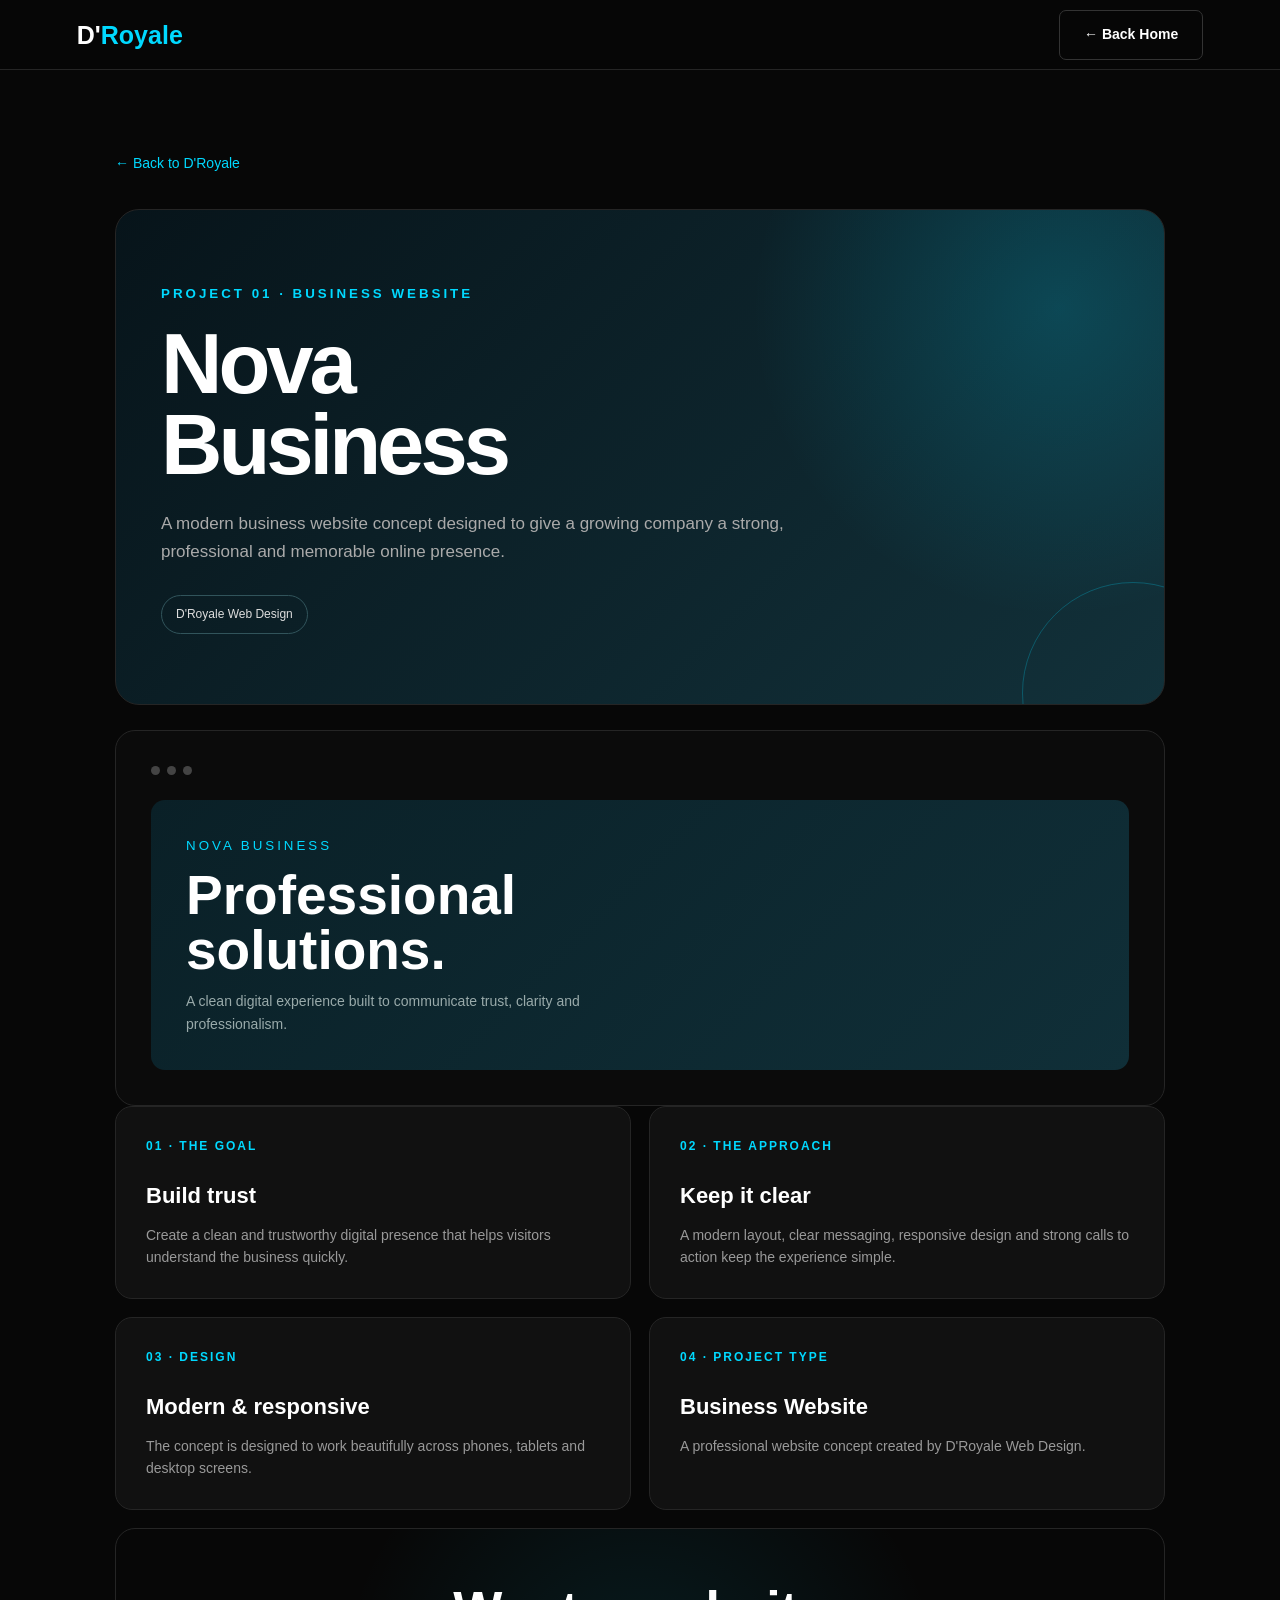
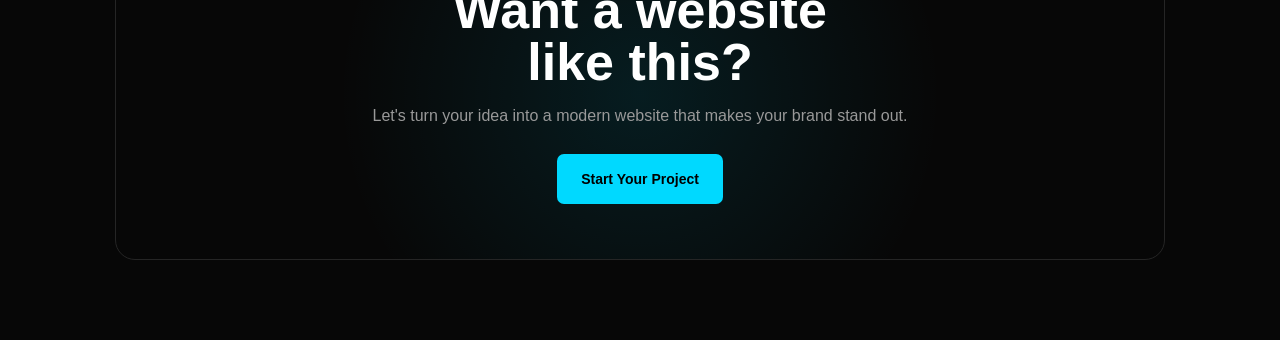
<file: project1.html>
<!DOCTYPE html>
<html lang="en">
<head>
<meta charset="UTF-8">
<meta name="viewport" content="width=device-width, initial-scale=1.0">

<meta name="description" content="Nova Business website concept designed by D'Royale Web Design.">

<title>Nova Business | D'Royale</title>

<link rel="stylesheet" href="style.css">

<style>
.project-page{
    min-height:100vh;
    padding:80px 6%;
}

.project-wrap{
    max-width:1050px;
    margin:auto;
}

.back{
    display:inline-block;
    margin-bottom:35px;
    color:#00d9ff;
    text-decoration:none;
    font-size:14px;
    transition:.25s;
}

.back:hover{
    transform:translateX(-5px);
}

.project-hero{
    position:relative;
    overflow:hidden;
    padding:70px 45px;
    border:1px solid #252525;
    border-radius:24px;
    background:
        radial-gradient(circle at 90% 20%,rgba(0,217,255,.18),transparent 30%),
        linear-gradient(135deg,#07141a,#12313a);
    margin-bottom:25px;
    opacity:0;
    animation:projectHeroIn .9s cubic-bezier(.22,1,.36,1) forwards;
}

.project-hero::after{
    content:"";
    position:absolute;
    width:220px;
    height:220px;
    right:-80px;
    bottom:-100px;
    border:1px solid rgba(0,217,255,.25);
    border-radius:50%;
}

.project-hero small{
    color:#00d9ff;
    letter-spacing:3px;
    font-weight:bold;
}

.project-hero h1{
    font-size:clamp(48px,8vw,85px);
    line-height:.95;
    letter-spacing:-4px;
    margin:18px 0 25px;
}

.project-hero p{
    max-width:650px;
    color:#aaa;
    font-size:17px;
}

.project-label{
    display:inline-flex;
    margin-top:30px;
    padding:9px 14px;
    border:1px solid #31545b;
    border-radius:30px;
    color:#ddd;
    font-size:12px;
}

.project-details{
    display:grid;
    grid-template-columns:repeat(2,1fr);
    gap:18px;
}

.detail{
    padding:30px;
    background:#111;
    border:1px solid #252525;
    border-radius:17px;
    transition:.3s;
}

.detail:hover{
    transform:translateY(-5px);
    border-color:#00d9ff;
}

.detail-number{
    color:#00d9ff;
    font-size:12px;
    font-weight:bold;
    letter-spacing:2px;
    margin-bottom:22px;
}

.detail h2{
    font-size:22px;
    margin-bottom:10px;
}

.detail p{
    color:#999;
    font-size:14px;
}

.project-showcase{
    margin-top:18px;
    padding:35px;
    border:1px solid #252525;
    border-radius:20px;
    background:#0b0b0b;
}

.showcase-top{
    display:flex;
    gap:7px;
    margin-bottom:25px;
}

.showcase-top span{
    width:9px;
    height:9px;
    border-radius:50%;
    background:#444;
}

.showcase-screen{
    min-height:250px;
    border-radius:14px;
    padding:35px;
    display:flex;
    flex-direction:column;
    justify-content:center;
    background:linear-gradient(135deg,#0a2027,#102f38);
}

.showcase-screen small{
    color:#00d9ff;
    letter-spacing:3px;
}

.showcase-screen h2{
    font-size:clamp(30px,5vw,55px);
    line-height:1;
    margin:12px 0;
}

.showcase-screen p{
    max-width:450px;
    color:#9aa;
    font-size:14px;
}

.project-cta{
    margin-top:18px;
    padding:55px 30px;
    text-align:center;
    border:1px solid #252525;
    border-radius:20px;
    background:radial-gradient(circle at center,rgba(0,217,255,.1),transparent 55%);
}

.project-cta h2{
    font-size:clamp(32px,6vw,52px);
    line-height:1;
    margin-bottom:15px;
}

.project-cta p{
    color:#999;
    max-width:550px;
    margin:0 auto 25px;
}

@keyframes projectHeroIn{
    from{
        opacity:0;
        transform:translateY(35px);
    }

    to{
        opacity:1;
        transform:translateY(0);
    }
}


/* Mobile */
@media(max-width:650px){

    .project-page{
        padding:50px 6%;
    }

    .navbar{
        padding:0 6%;
        gap:12px;
    }

    .navbar .logo{
        font-size:21px;
    }

    .navbar .btn{
        width:auto;
        min-height:42px;
        padding:0 16px;
        font-size:13px;
    }

    .project-hero{
        padding:50px 25px;
    }

    .project-hero h1{
        letter-spacing:-3px;
    }

    .project-details{
        grid-template-columns:1fr;
    }

    .project-showcase{
        padding:20px;
    }

    .showcase-screen{
        min-height:230px;
        padding:25px;
    }

    .project-cta{
        padding:45px 20px;
    }
}
</style>
</head>

<body>

<header class="navbar">

    <a href="index.html" class="logo">
        D'<span>Royale</span>
    </a>

    <a href="index.html" class="btn btn-secondary">
        ← Back Home
    </a>

</header>


<main class="project-page">

<div class="project-wrap">

    <a href="index.html" class="back">
        ← Back to D'Royale
    </a>


    <section class="project-hero">

        <small>
            PROJECT 01 · BUSINESS WEBSITE
        </small>

        <h1>
            Nova<br>
            Business
        </h1>

        <p>
            A modern business website concept designed to give
            a growing company a strong, professional and memorable
            online presence.
        </p>

        <div class="project-label">
            D'Royale Web Design
        </div>

    </section>


    <section class="project-showcase">

        <div class="showcase-top">
            <span></span>
            <span></span>
            <span></span>
        </div>

        <div class="showcase-screen">

            <small>
                NOVA BUSINESS
            </small>

            <h2>
                Professional<br>
                solutions.
            </h2>

            <p>
                A clean digital experience built to communicate
                trust, clarity and professionalism.
            </p>

        </div>

    </section>


    <section class="project-details">

        <div class="detail">

            <div class="detail-number">
                01 · THE GOAL
            </div>

            <h2>
                Build trust
            </h2>

            <p>
                Create a clean and trustworthy digital presence
                that helps visitors understand the business quickly.
            </p>

        </div>


        <div class="detail">

            <div class="detail-number">
                02 · THE APPROACH
            </div>

            <h2>
                Keep it clear
            </h2>

            <p>
                A modern layout, clear messaging, responsive design
                and strong calls to action keep the experience simple.
            </p>

        </div>


        <div class="detail">

            <div class="detail-number">
                03 · DESIGN
            </div>

            <h2>
                Modern & responsive
            </h2>

            <p>
                The concept is designed to work beautifully across
                phones, tablets and desktop screens.
            </p>

        </div>


        <div class="detail">

            <div class="detail-number">
                04 · PROJECT TYPE
            </div>

            <h2>
                Business Website
            </h2>

            <p>
                A professional website concept created by
                D'Royale Web Design.
            </p>

        </div>

    </section>


    <section class="project-cta">

        <h2>
            Want a website<br>
            like this?
        </h2>

        <p>
            Let's turn your idea into a modern website that
            makes your brand stand out.
        </p>

        <a
            href="index.html#contact"
            class="btn btn-primary"
        >
            Start Your Project
        </a>

    </section>

</div>

</main>

</body>
  </html>
</file>
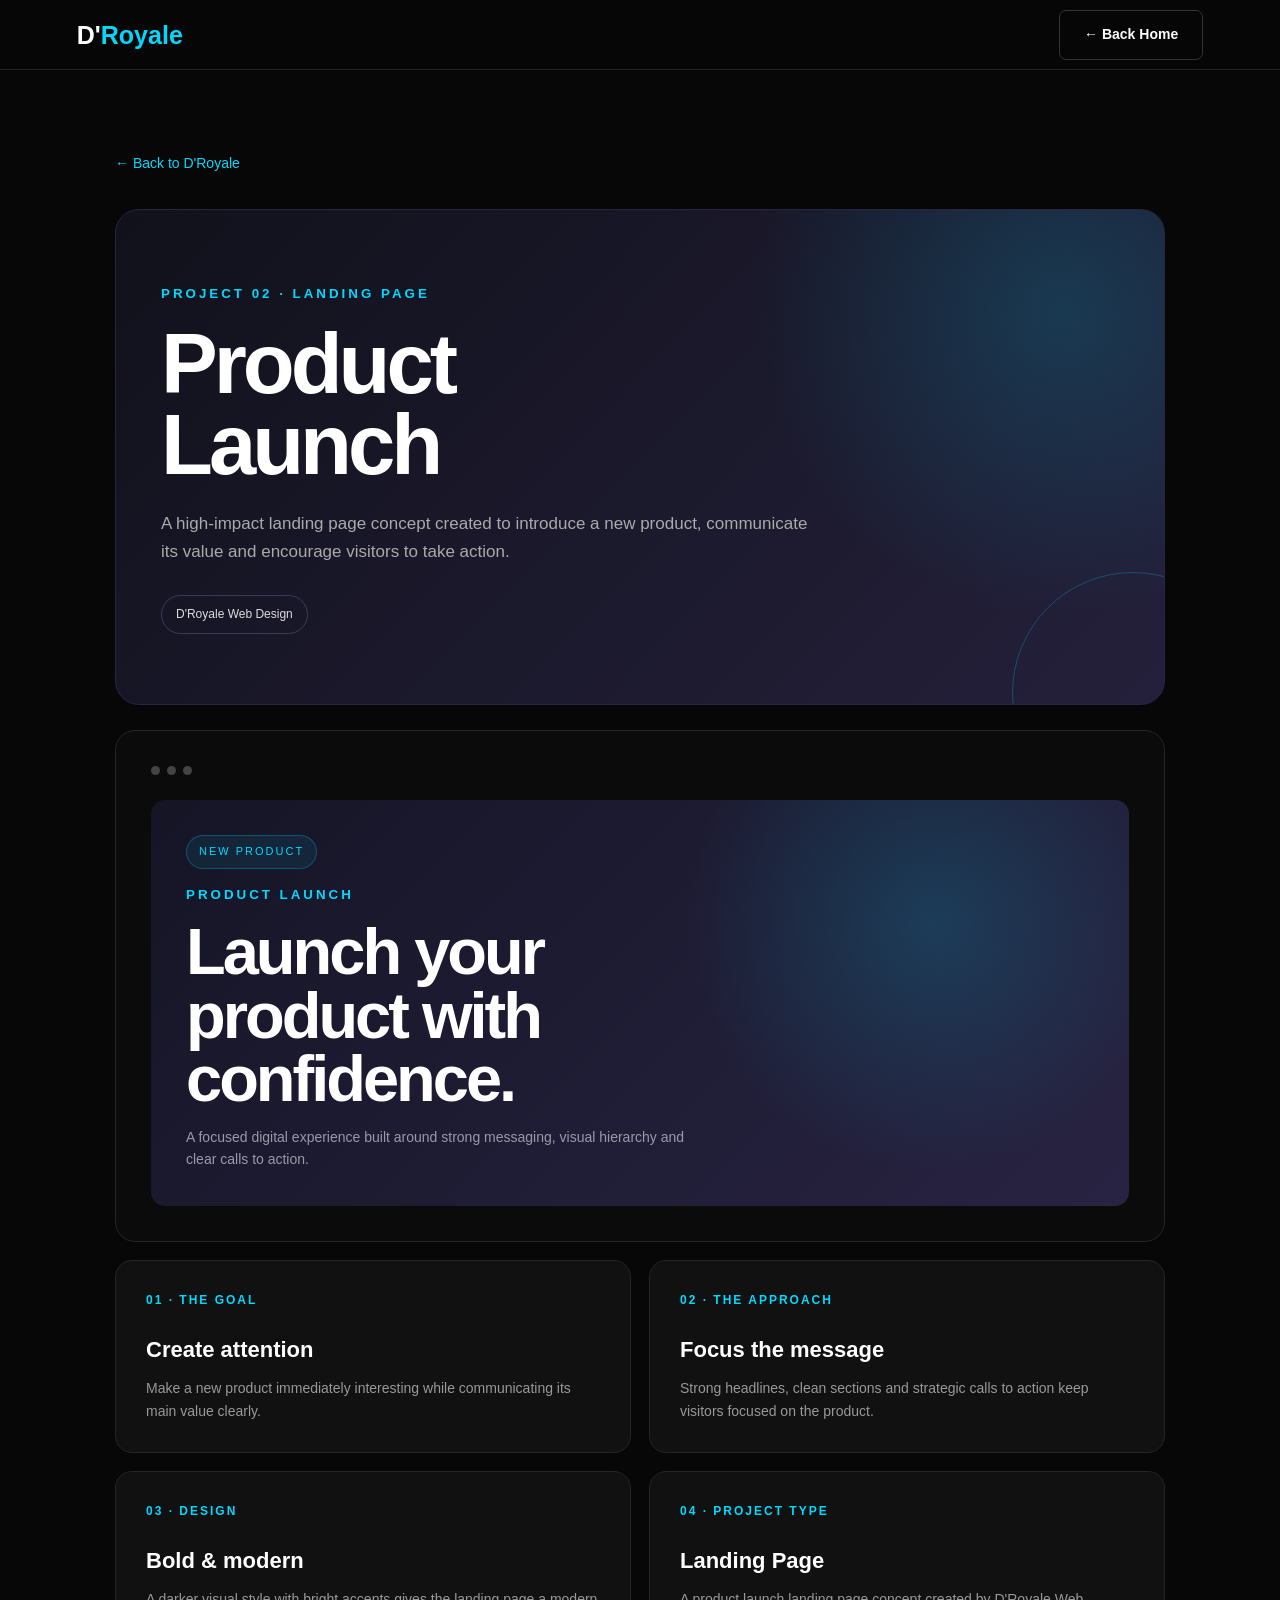
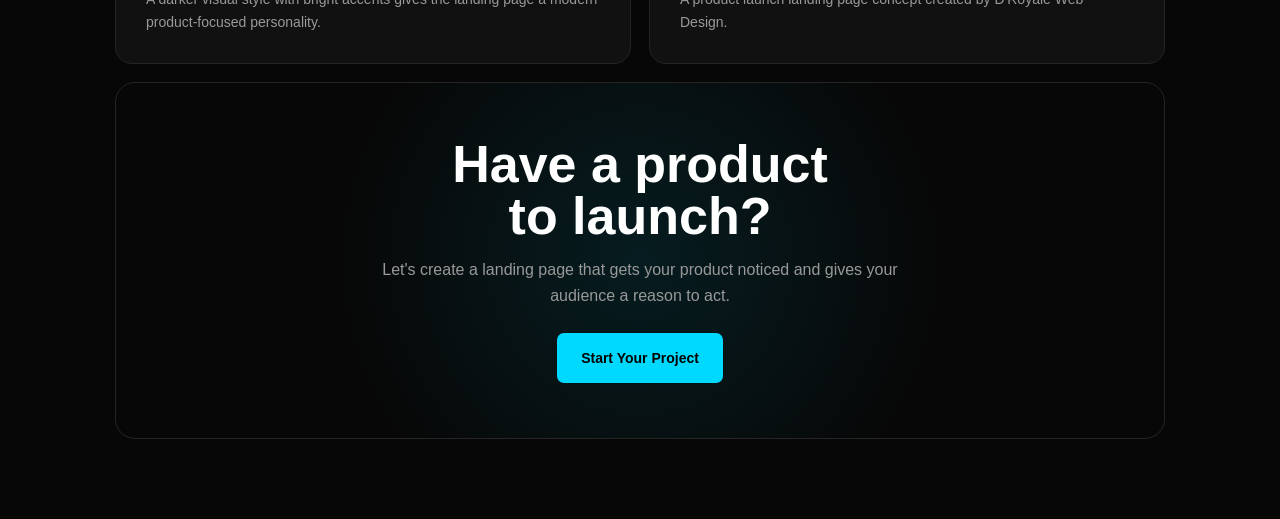
<file: project2.html>
<!DOCTYPE html>
<html lang="en">
<head>
<meta charset="UTF-8">
<meta name="viewport" content="width=device-width, initial-scale=1.0">

<meta name="description" content="Product Launch website concept designed by D'Royale Web Design.">

<title>Product Launch | D'Royale</title>

<link rel="stylesheet" href="style.css">

<style>
.project-page{
    min-height:100vh;
    padding:80px 6%;
}

.project-wrap{
    max-width:1050px;
    margin:auto;
}

.back{
    display:inline-block;
    margin-bottom:35px;
    color:#00d9ff;
    text-decoration:none;
    font-size:14px;
    transition:.25s;
}

.back:hover{
    transform:translateX(-5px);
}

.project-hero{
    position:relative;
    overflow:hidden;
    padding:70px 45px;
    border:1px solid #29243f;
    border-radius:24px;
    background:
        radial-gradient(circle at 90% 20%,rgba(0,217,255,.16),transparent 30%),
        linear-gradient(135deg,#11111b,#24203b);
    margin-bottom:25px;
    opacity:0;
    animation:projectHeroIn .9s cubic-bezier(.22,1,.36,1) forwards;
}

.project-hero::after{
    content:"";
    position:absolute;
    width:240px;
    height:240px;
    right:-90px;
    bottom:-110px;
    border:1px solid rgba(0,217,255,.25);
    border-radius:50%;
}

.project-hero small{
    color:#00d9ff;
    letter-spacing:3px;
    font-weight:bold;
}

.project-hero h1{
    font-size:clamp(48px,8vw,85px);
    line-height:.95;
    letter-spacing:-4px;
    margin:18px 0 25px;
}

.project-hero p{
    max-width:650px;
    color:#aaa;
    font-size:17px;
}

.project-label{
    display:inline-flex;
    margin-top:30px;
    padding:9px 14px;
    border:1px solid #3d3a58;
    border-radius:30px;
    color:#ddd;
    font-size:12px;
}

.project-showcase{
    margin-top:18px;
    padding:35px;
    border:1px solid #252525;
    border-radius:20px;
    background:#0b0b0b;
}

.showcase-top{
    display:flex;
    gap:7px;
    margin-bottom:25px;
}

.showcase-top span{
    width:9px;
    height:9px;
    border-radius:50%;
    background:#444;
}

.showcase-screen{
    min-height:280px;
    border-radius:14px;
    padding:35px;
    display:flex;
    flex-direction:column;
    justify-content:center;
    background:
        radial-gradient(circle at 80% 30%,rgba(0,217,255,.16),transparent 30%),
        linear-gradient(135deg,#151526,#282342);
}

.showcase-screen small{
    color:#00d9ff;
    letter-spacing:3px;
    font-weight:bold;
}

.showcase-screen h2{
    max-width:650px;
    font-size:clamp(35px,6vw,65px);
    line-height:.98;
    letter-spacing:-3px;
    margin:15px 0;
}

.showcase-screen p{
    max-width:500px;
    color:#9a99a8;
    font-size:14px;
}

.launch-badge{
    display:inline-flex;
    width:max-content;
    margin-bottom:15px;
    padding:7px 12px;
    border-radius:20px;
    background:rgba(0,217,255,.08);
    border:1px solid rgba(0,217,255,.25);
    color:#00d9ff;
    font-size:11px;
    letter-spacing:2px;
}

.project-details{
    display:grid;
    grid-template-columns:repeat(2,1fr);
    gap:18px;
    margin-top:18px;
}

.detail{
    padding:30px;
    background:#111;
    border:1px solid #252525;
    border-radius:17px;
    transition:.3s;
}

.detail:hover{
    transform:translateY(-5px);
    border-color:#00d9ff;
}

.detail-number{
    color:#00d9ff;
    font-size:12px;
    font-weight:bold;
    letter-spacing:2px;
    margin-bottom:22px;
}

.detail h2{
    font-size:22px;
    margin-bottom:10px;
}

.detail p{
    color:#999;
    font-size:14px;
}

.project-cta{
    margin-top:18px;
    padding:55px 30px;
    text-align:center;
    border:1px solid #252525;
    border-radius:20px;
    background:
        radial-gradient(circle at center,rgba(0,217,255,.1),transparent 55%);
}

.project-cta h2{
    font-size:clamp(32px,6vw,52px);
    line-height:1;
    margin-bottom:15px;
}

.project-cta p{
    color:#999;
    max-width:550px;
    margin:0 auto 25px;
}

@keyframes projectHeroIn{
    from{
        opacity:0;
        transform:translateY(35px);
    }

    to{
        opacity:1;
        transform:translateY(0);
    }
}

@media(max-width:650px){

    .project-page{
        padding:50px 6%;
    }

    .navbar{
        padding:0 6%;
        gap:12px;
    }

    .navbar .logo{
        font-size:21px;
    }

    .navbar .btn{
        width:auto;
        min-height:42px;
        padding:0 16px;
        font-size:13px;
    }

    .project-hero{
        padding:50px 25px;
    }

    .project-hero h1{
        letter-spacing:-3px;
    }

    .project-details{
        grid-template-columns:1fr;
    }

    .project-showcase{
        padding:20px;
    }

    .showcase-screen{
        min-height:240px;
        padding:25px;
    }

    .project-cta{
        padding:45px 20px;
    }
}
</style>
</head>

<body>

<header class="navbar">

    <a href="index.html" class="logo">
        D'<span>Royale</span>
    </a>

    <a href="index.html" class="btn btn-secondary">
        ← Back Home
    </a>

</header>


<main class="project-page">

<div class="project-wrap">

    <a href="index.html" class="back">
        ← Back to D'Royale
    </a>


    <section class="project-hero">

        <small>
            PROJECT 02 · LANDING PAGE
        </small>

        <h1>
            Product<br>
            Launch
        </h1>

        <p>
            A high-impact landing page concept created to introduce
            a new product, communicate its value and encourage visitors
            to take action.
        </p>

        <div class="project-label">
            D'Royale Web Design
        </div>

    </section>


    <section class="project-showcase">

        <div class="showcase-top">
            <span></span>
            <span></span>
            <span></span>
        </div>

        <div class="showcase-screen">

            <div class="launch-badge">
                NEW PRODUCT
            </div>

            <small>
                PRODUCT LAUNCH
            </small>

            <h2>
                Launch your<br>
                product with confidence.
            </h2>

            <p>
                A focused digital experience built around strong
                messaging, visual hierarchy and clear calls to action.
            </p>

        </div>

    </section>


    <section class="project-details">

        <div class="detail">

            <div class="detail-number">
                01 · THE GOAL
            </div>

            <h2>
                Create attention
            </h2>

            <p>
                Make a new product immediately interesting while
                communicating its main value clearly.
            </p>

        </div>


        <div class="detail">

            <div class="detail-number">
                02 · THE APPROACH
            </div>

            <h2>
                Focus the message
            </h2>

            <p>
                Strong headlines, clean sections and strategic calls
                to action keep visitors focused on the product.
            </p>

        </div>


        <div class="detail">

            <div class="detail-number">
                03 · DESIGN
            </div>

            <h2>
                Bold & modern
            </h2>

            <p>
                A darker visual style with bright accents gives the
                landing page a modern product-focused personality.
            </p>

        </div>


        <div class="detail">

            <div class="detail-number">
                04 · PROJECT TYPE
            </div>

            <h2>
                Landing Page
            </h2>

            <p>
                A product launch landing page concept created by
                D'Royale Web Design.
            </p>

        </div>

    </section>


    <section class="project-cta">

        <h2>
            Have a product<br>
            to launch?
        </h2>

        <p>
            Let's create a landing page that gets your product
            noticed and gives your audience a reason to act.
        </p>

        <a
            href="index.html#contact"
            class="btn btn-primary"
        >
            Start Your Project
        </a>

    </section>

</div>

</main>

</body>
</html>
</file>
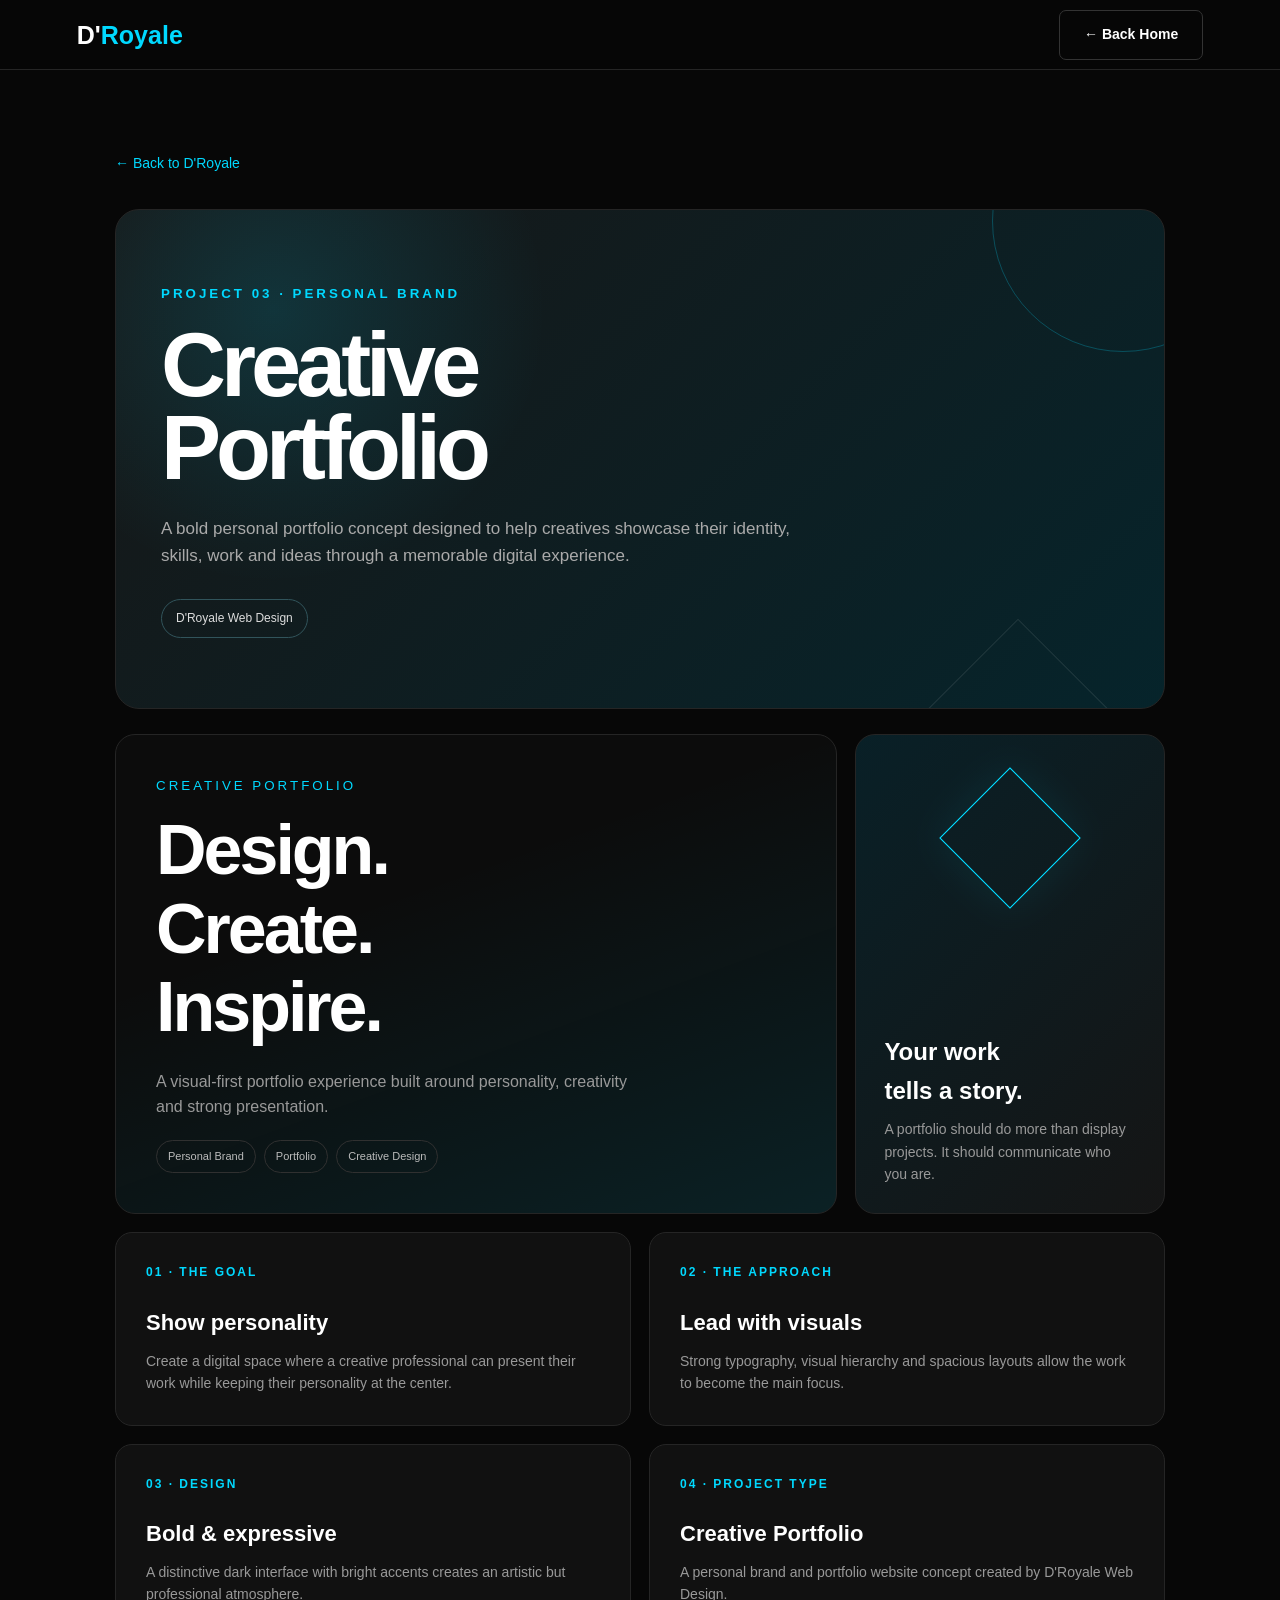
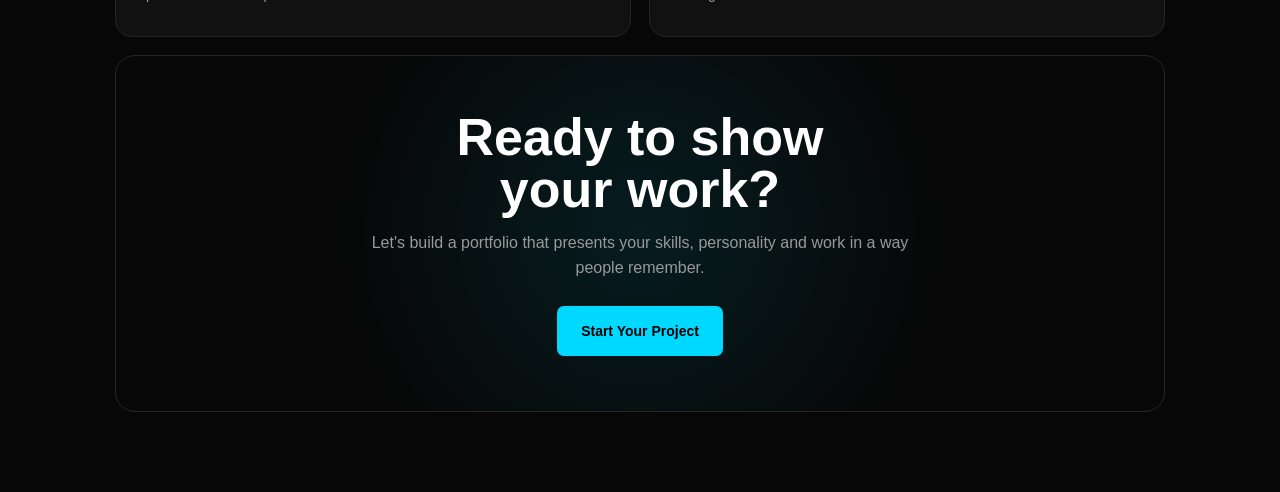
<file: project3.html>
<!DOCTYPE html>
<html lang="en">
<head>
<meta charset="UTF-8">
<meta name="viewport" content="width=device-width, initial-scale=1.0">

<meta name="description" content="Creative Portfolio website concept designed by D'Royale Web Design.">

<title>Creative Portfolio | D'Royale</title>

<link rel="stylesheet" href="style.css">

<style>
.project-page{
    min-height:100vh;
    padding:80px 6%;
}

.project-wrap{
    max-width:1050px;
    margin:auto;
}

.back{
    display:inline-block;
    margin-bottom:35px;
    color:#00d9ff;
    text-decoration:none;
    font-size:14px;
    transition:.25s;
}

.back:hover{
    transform:translateX(-5px);
}

.project-hero{
    position:relative;
    overflow:hidden;
    padding:70px 45px;
    border:1px solid #252525;
    border-radius:24px;
    background:
        radial-gradient(circle at 15% 20%,rgba(0,217,255,.14),transparent 28%),
        linear-gradient(135deg,#171717,#06242b);
    margin-bottom:25px;
    opacity:0;
    animation:projectHeroIn .9s cubic-bezier(.22,1,.36,1) forwards;
}

.project-hero::before{
    content:"";
    position:absolute;
    width:260px;
    height:260px;
    right:-90px;
    top:-120px;
    border:1px solid rgba(0,217,255,.25);
    border-radius:50%;
}

.project-hero::after{
    content:"";
    position:absolute;
    width:130px;
    height:130px;
    right:80px;
    bottom:-70px;
    border:1px solid rgba(255,255,255,.1);
    transform:rotate(45deg);
}

.project-hero small{
    color:#00d9ff;
    letter-spacing:3px;
    font-weight:bold;
}

.project-hero h1{
    max-width:800px;
    font-size:clamp(48px,8vw,90px);
    line-height:.92;
    letter-spacing:-5px;
    margin:18px 0 25px;
}

.project-hero p{
    max-width:650px;
    color:#aaa;
    font-size:17px;
}

.project-label{
    display:inline-flex;
    margin-top:30px;
    padding:9px 14px;
    border:1px solid #31545b;
    border-radius:30px;
    color:#ddd;
    font-size:12px;
}

.creative-showcase{
    display:grid;
    grid-template-columns:1.4fr .6fr;
    gap:18px;
    margin-top:18px;
}

.showcase-main,
.showcase-side{
    border:1px solid #252525;
    border-radius:20px;
    overflow:hidden;
}

.showcase-main{
    min-height:420px;
    padding:40px;
    display:flex;
    flex-direction:column;
    justify-content:flex-end;
    background:
        linear-gradient(160deg,transparent 35%,rgba(0,217,255,.1)),
        #0c0c0c;
}

.showcase-main small{
    color:#00d9ff;
    letter-spacing:3px;
}

.creative-title{
    max-width:600px;
    font-size:clamp(38px,6vw,70px);
    line-height:1.12;
    letter-spacing:-3px;
    margin:15px 0 22px;
}

.showcase-main p{
    max-width:500px;
    color:#999;
}

.showcase-side{
    min-height:420px;
    padding:28px;
    display:flex;
    flex-direction:column;
    justify-content:space-between;
    background:linear-gradient(135deg,#092027,#151515);
}

.shape{
    width:100px;
    height:100px;
    border:1px solid #00d9ff;
    transform:rotate(45deg);
    margin:25px auto;
    box-shadow:0 0 40px rgba(0,217,255,.08);
}

.showcase-side h3{
    font-size:24px;
    margin-bottom:8px;
}

.showcase-side p{
    color:#999;
    font-size:14px;
}

.creative-tags{
    display:flex;
    flex-wrap:wrap;
    gap:8px;
    margin-top:20px;
}

.creative-tags span{
    padding:7px 11px;
    border:1px solid #303030;
    border-radius:20px;
    color:#bbb;
    font-size:11px;
}

.project-details{
    display:grid;
    grid-template-columns:repeat(2,1fr);
    gap:18px;
    margin-top:18px;
}

.detail{
    padding:30px;
    background:#111;
    border:1px solid #252525;
    border-radius:17px;
    transition:.3s;
}

.detail:hover{
    transform:translateY(-5px);
    border-color:#00d9ff;
}

.detail-number{
    color:#00d9ff;
    font-size:12px;
    font-weight:bold;
    letter-spacing:2px;
    margin-bottom:22px;
}

.detail h2{
    font-size:22px;
    margin-bottom:10px;
}

.detail p{
    color:#999;
    font-size:14px;
}

.project-cta{
    margin-top:18px;
    padding:55px 30px;
    text-align:center;
    border:1px solid #252525;
    border-radius:20px;
    background:
        radial-gradient(circle at center,rgba(0,217,255,.1),transparent 55%);
}

.project-cta h2{
    font-size:clamp(32px,6vw,52px);
    line-height:1;
    margin-bottom:15px;
}

.project-cta p{
    color:#999;
    max-width:550px;
    margin:0 auto 25px;
}

@keyframes projectHeroIn{
    from{
        opacity:0;
        transform:translateY(35px);
    }

    to{
        opacity:1;
        transform:translateY(0);
    }
}

@media(max-width:750px){

    .creative-showcase{
        grid-template-columns:1fr;
    }

    .showcase-main,
    .showcase-side{
        min-height:300px;
    }
}

@media(max-width:650px){

    .project-page{
        padding:50px 6%;
    }

    .navbar{
        padding:0 6%;
        gap:12px;
    }

    .navbar .logo{
        font-size:21px;
    }

    .navbar .btn{
        width:auto;
        min-height:42px;
        padding:0 16px;
        font-size:13px;
    }

    .project-hero{
        padding:50px 25px;
    }

    .project-hero h1{
        letter-spacing:-3px;
    }

    .showcase-main{
        min-height:350px;
        padding:25px;
    }

    .creative-title{
        line-height:1.15;
        letter-spacing:-2px;
    }

    .showcase-side{
        min-height:280px;
    }

    .project-details{
        grid-template-columns:1fr;
    }

    .project-cta{
        padding:45px 20px;
    }
}
</style>
</head>

<body>

<header class="navbar">

    <a href="index.html" class="logo">
        D'<span>Royale</span>
    </a>

    <a href="index.html" class="btn btn-secondary">
        ← Back Home
    </a>

</header>


<main class="project-page">

<div class="project-wrap">

    <a href="index.html" class="back">
        ← Back to D'Royale
    </a>


    <section class="project-hero">

        <small>
            PROJECT 03 · PERSONAL BRAND
        </small>

        <h1>
            Creative<br>
            Portfolio
        </h1>

        <p>
            A bold personal portfolio concept designed to help
            creatives showcase their identity, skills, work and
            ideas through a memorable digital experience.
        </p>

        <div class="project-label">
            D'Royale Web Design
        </div>

    </section>


    <section class="creative-showcase">

        <div class="showcase-main">

            <small>
                CREATIVE PORTFOLIO
            </small>

            <h2 class="creative-title">
                Design.<br>
                Create.<br>
                Inspire.
            </h2>

            <p>
                A visual-first portfolio experience built around
                personality, creativity and strong presentation.
            </p>

            <div class="creative-tags">
                <span>Personal Brand</span>
                <span>Portfolio</span>
                <span>Creative Design</span>
            </div>

        </div>


        <div class="showcase-side">

            <div class="shape"></div>

            <div>

                <h3>
                    Your work<br>
                    tells a story.
                </h3>

                <p>
                    A portfolio should do more than display projects.
                    It should communicate who you are.
                </p>

            </div>

        </div>

    </section>


    <section class="project-details">

        <div class="detail">

            <div class="detail-number">
                01 · THE GOAL
            </div>

            <h2>
                Show personality
            </h2>

            <p>
                Create a digital space where a creative professional
                can present their work while keeping their personality
                at the center.
            </p>

        </div>


        <div class="detail">

            <div class="detail-number">
                02 · THE APPROACH
            </div>

            <h2>
                Lead with visuals
            </h2>

            <p>
                Strong typography, visual hierarchy and spacious
                layouts allow the work to become the main focus.
            </p>

        </div>


        <div class="detail">

            <div class="detail-number">
                03 · DESIGN
            </div>

            <h2>
                Bold & expressive
            </h2>

            <p>
                A distinctive dark interface with bright accents
                creates an artistic but professional atmosphere.
            </p>

        </div>


        <div class="detail">

            <div class="detail-number">
                04 · PROJECT TYPE
            </div>

            <h2>
                Creative Portfolio
            </h2>

            <p>
                A personal brand and portfolio website concept
                created by D'Royale Web Design.
            </p>

        </div>

    </section>


    <section class="project-cta">

        <h2>
            Ready to show<br>
            your work?
        </h2>

        <p>
            Let's build a portfolio that presents your skills,
            personality and work in a way people remember.
        </p>

        <a
            href="index.html#contact"
            class="btn btn-primary"
        >
            Start Your Project
        </a>

    </section>

</div>

</main>

</body>
</html>
</file>
<file: style.css>
*{margin:0;padding:0;box-sizing:border-box}
html{scroll-behavior:smooth}
body{font-family:Arial,sans-serif;background:#070707;color:#fff;line-height:1.6;overflow-x:hidden}
a{color:inherit}
:root{
    --blue:#00d9ff;
    --muted:#999;
    --line:#252525;
    --card:#111;
    --max:1280px;
}

.navbar{
position:sticky;top:0;z-index:1000;
display:flex;align-items:center;justify-content:space-between;
min-height:70px;padding:0 6%;
background:rgba(7,7,7,.9);
border-bottom:1px solid var(--line);
backdrop-filter:blur(12px)
}

.logo{font-size:25px;font-weight:800;text-decoration:none}
.logo span,.footer-logo span{color:var(--blue)}

.nav-links{display:flex;gap:28px}
.nav-links a{text-decoration:none;color:#ddd;font-size:14px}
.nav-links a:hover{color:var(--blue)}

.menu-btn{
display:none;background:none;border:0;color:white;
font-size:25px
}

.hero{
min-height:calc(100vh - 70px);
display:grid;grid-template-columns:1.1fr .9fr;
align-items:center;gap:60px;padding:80px 6%;
background:radial-gradient(circle at 20% 30%,rgba(0,217,255,.12),transparent 32%)
}

.hero-content{max-width:760px}
.eyebrow{
color:var(--blue);font-size:12px;font-weight:bold;
letter-spacing:3px;margin-bottom:18px
}

.hero h1{
font-size:clamp(48px,7vw,88px);
line-height:.98;letter-spacing:-4px;margin-bottom:28px
}

.hero h1 span,.section-heading h2 span,
.about-content h2 span,.cta-content h2 span{color:var(--blue)}

.hero-text{max-width:620px;color:var(--muted);font-size:17px;margin-bottom:32px}

.hero-buttons{display:flex;flex-wrap:wrap;gap:14px}

.btn{
display:inline-flex;align-items:center;justify-content:center;
min-height:50px;padding:0 24px;border-radius:7px;
text-decoration:none;font-size:14px;font-weight:bold;
transition:.25s
}

.btn:hover{transform:translateY(-3px)}
.btn-primary{background:var(--blue);color:#000}
.btn-secondary{border:1px solid #333}

.hero-card{
max-width:480px;width:100%;margin:auto;
padding:20px;border:1px solid #292929;border-radius:20px;
background:linear-gradient(145deg,#151515,#0b0b0b);
box-shadow:0 30px 80px #0008;transform:rotate(2deg)
}

.card-top{display:flex;gap:7px;margin-bottom:28px}
.card-top span{width:9px;height:9px;border-radius:50%;background:#444}

.code-line{height:10px;border-radius:20px;background:#252525;margin-bottom:14px}
.long{width:85%}.medium{width:60%}.short{width:38%}

.website-preview{
min-height:220px;margin-top:35px;padding:35px 25px;
display:flex;flex-direction:column;justify-content:center;
border-radius:12px;background:#080808
}

.website-preview strong{font-size:35px}
.website-preview small{color:var(--blue);letter-spacing:2px;margin-top:8px}

.section{padding:110px 5%}
.section-heading,.service-grid,.work-grid,.about-content,.cta-content{
max-width:var(--max);margin:auto
}

.section-heading{margin-bottom:50px}
.section-heading h2{
max-width:750px;font-size:clamp(36px,5vw,58px);
line-height:1.05;letter-spacing:-2px;margin-bottom:20px
}
.section-heading>p:last-child{max-width:650px;color:var(--muted)}

.service-grid{
display:grid;grid-template-columns:repeat(4,1fr);gap:18px
}

.service-card{
min-height:270px;padding:28px;background:var(--card);
border:1px solid var(--line);border-radius:16px;transition:.3s
}

.service-card:hover{
transform:translateY(-7px);border-color:var(--blue)
}

.service-icon{
display:flex;width:45px;height:45px;align-items:center;
justify-content:center;margin-bottom:45px;
border:1px solid #333;border-radius:10px;color:var(--blue)
}

.service-card h3{margin-bottom:12px}
.service-card p{color:var(--muted);font-size:14px}

.work-section{background:#0b0b0b}
.work-grid{display:grid;grid-template-columns:repeat(3,1fr);gap:20px}

.project-card{
overflow:hidden;background:var(--card);
border:1px solid var(--line);border-radius:16px;transition:.3s
}

.project-card:hover{transform:translateY(-7px);border-color:var(--blue)}

.project-image{
height:280px;display:flex;align-items:center;justify-content:center;
font-size:12px;letter-spacing:3px;color:#aaa
}

.project-one{background:linear-gradient(135deg,#16232a,#071014)}
.project-two{background:linear-gradient(135deg,#1b1b1b,#09242a)}
.project-three{background:linear-gradient(135deg,#111c20,#202020)}

.project-info{padding:22px}
.project-info p{color:var(--blue);font-size:12px;margin-bottom:5px}
.project-info h3{font-size:20px}

.about-content{
display:grid;grid-template-columns:1fr 1fr;gap:70px
}

.about-content h2{
font-size:clamp(38px,5vw,58px);
line-height:1.05;letter-spacing:-2px
}

.about-text{color:var(--muted)}
.about-text p+p{margin-top:20px}

.cta-section{
padding:130px 5%;text-align:center;
background:radial-gradient(circle at center,rgba(0,217,255,.12),transparent 45%)
}

.cta-content{max-width:800px}
.cta-content h2{
font-size:clamp(42px,7vw,75px);
line-height:1;letter-spacing:-3px;margin-bottom:20px
}

.cta-content>p:not(.eyebrow){
max-width:600px;margin:0 auto 30px;color:var(--muted)
}

footer{
padding:45px 6% 25px;text-align:center;
border-top:1px solid var(--line);color:#666
}

.footer-logo{font-size:25px;font-weight:800;color:white}
.footer-bottom{
margin-top:25px;padding-top:20px;
border-top:1px solid #1c1c1c;font-size:12px
}

@media(max-width:900px){
.hero{grid-template-columns:1fr}
.hero-card{margin:20px auto}
.service-grid{grid-template-columns:repeat(2,1fr)}
.work-grid{grid-template-columns:1fr 1fr}
.about-content{grid-template-columns:1fr}
}

@media(max-width:650px){
.nav-links{
position:absolute;top:70px;left:0;right:0;
display:none;flex-direction:column;gap:0;
padding:10px 6% 20px;background:#090909;
border-bottom:1px solid var(--line)
}

.nav-links.active{display:flex}
.nav-links a{width:100%;padding:13px 0;border-bottom:1px solid #1b1b1b}
.menu-btn{display:block}

.hero{min-height:auto;padding-top:70px}
.hero h1{font-size:clamp(45px,13vw,65px);letter-spacing:-3px}
.hero-text{font-size:15px}
.hero-buttons{flex-direction:column}
.btn{width:100%}

.service-grid,.work-grid{grid-template-columns:1fr}
.section{padding-top:75px;padding-bottom:75px}
.project-image{height:230px}
.about-content h2{font-size:42px}
}
.project-image div{
    text-align:center;
}

.project-image strong{
    display:block;
    font-size:28px;
    color:white;
    letter-spacing:2px;
}

.project-image small{
    display:block;
    margin-top:8px;
    color:#00d9ff;
    font-size:10px;
    letter-spacing:2px;
}
.project-image {
    position: relative;
    overflow: hidden;
    min-height: 280px;
    display: flex;
    align-items: center;
    justify-content: center;
    background: #101820;
}

.project-one {
    background: linear-gradient(135deg, #07141a, #12313a);
}

.project-one::before {
    content: "NOVA BUSINESS";
    position: absolute;
    top: 55px;
    left: 35px;
    font-size: 28px;
    font-weight: 800;
    color: white;
}

.project-one::after {
    content: "Professional solutions for modern businesses";
    position: absolute;
    top: 105px;
    left: 35px;
    width: 250px;
    font-size: 13px;
    color: #aebbc0;
}

.project-two {
    background: linear-gradient(135deg, #11111b, #24203b);
}

.project-two::before {
    content: "NEW PRODUCT";
    position: absolute;
    top: 55px;
    left: 35px;
    font-size: 14px;
    letter-spacing: 3px;
    color: #00d9ff;
    font-weight: 700;
}

.project-two::after {
    content: "Launch your product with confidence.";
    position: absolute;
    top: 95px;
    left: 35px;
    width: 280px;
    font-size: 25px;
    line-height: 1.2;
    color: white;
    font-weight: 800;
}

.project-three {
    background: linear-gradient(135deg, #171717, #06242b);
}

.project-three::before {
    content: "CREATIVE PORTFOLIO";
    position: absolute;
    top: 60px;
    left: 35px;
    font-size: 26px;
    color: white;
    font-weight: 800;
}

.project-three::after {
    content: "Design • Create • Inspire";
    position: absolute;
    top: 110px;
    left: 35px;
    font-size: 14px;
    letter-spacing: 2px;
    color: #00d9ff;
}

.project-image span {
    opacity: 0;
}
.project-image::before {
    text-shadow: 0 2px 10px rgba(0,0,0,.25);
}

.project-one {
    border-bottom: 1px solid rgba(255,255,255,.08);
}

.project-two {
    border-bottom: 1px solid rgba(255,255,255,.08);
}

.project-three {
    border-bottom: 1px solid rgba(255,255,255,.08);
}

.project-image {
    box-shadow: inset 0 -50px 80px rgba(0,0,0,.18);
}
.project-image img{
    width:100%;
    height:100%;
    display:block;
    object-fit:cover;
}

.project-card{
    overflow:hidden;
}

.project-card .project-info{
    position:relative;
    z-index:2;
}
.project-card {
    cursor: pointer;
    transition: transform 0.3s ease, box-shadow 0.3s ease;
}

.project-card:hover {
    transform: translateY(-8px);
    box-shadow: 0 15px 35px rgba(0,0,0,0.25);
}
/* D'Royale premium entrance animation */

.hero-content {
    opacity: 0;
    animation: heroTextIn 1s cubic-bezier(.22,1,.36,1) forwards;
}

.hero-card {
    opacity: 0;
    animation: heroCardIn 1.1s cubic-bezier(.22,1,.36,1) .2s forwards;
}

@keyframes heroTextIn {
    from {
        opacity: 0;
        transform: translateY(45px);
    }

    to {
        opacity: 1;
        transform: translateY(0);
    }
}

@keyframes heroCardIn {
    from {
        opacity: 0;
        transform: translateY(55px) rotate(2deg);
    }

    to {
        opacity: 1;
        transform: translateY(0) rotate(2deg);
    }
}
/* Scroll reveal */
.section,
.cta-section {
    opacity: 0;
    transform: translateY(40px);
    transition: opacity .8s ease, transform .8s ease;
}

.section.show,
.cta-section.show {
    opacity: 1;
    transform: translateY(0);
}
.pricing-section {
    background: #070707;
}

.pricing-grid {
    max-width: var(--max);
    margin: 0 auto;
    display: grid;
    grid-template-columns: repeat(3, 1fr);
    gap: 20px;
    align-items: stretch;
}

.pricing-card {
    position: relative;
    padding: 35px 28px;
    background: #111;
    border: 1px solid #252525;
    border-radius: 18px;
    display: flex;
    flex-direction: column;
    transition: transform .3s ease, border-color .3s ease, box-shadow .3s ease;
}

.pricing-card:hover {
    transform: translateY(-8px);
    border-color: var(--blue);
    box-shadow: 0 20px 50px rgba(0, 217, 255, .08);
}

.pricing-card.featured {
    border-color: var(--blue);
    background: linear-gradient(145deg, #11191c, #101010);
    box-shadow: 0 15px 50px rgba(0, 217, 255, .07);
}

.pricing-label {
    color: var(--blue);
    font-size: 12px;
    font-weight: bold;
    letter-spacing: 3px;
    margin-bottom: 15px;
}

.pricing-card h3 {
    font-size: 42px;
    line-height: 1;
    margin-bottom: 18px;
    letter-spacing: -1px;
}

.pricing-description {
    color: var(--muted);
    font-size: 14px;
    line-height: 1.7;
    min-height: 75px;
    margin-bottom: 25px;
}

.pricing-card ul {
    list-style: none;
    margin: 0 0 30px;
    padding: 0;
}

.pricing-card li {
    color: #ddd;
    font-size: 14px;
    padding: 11px 0;
    border-bottom: 1px solid #202020;
}

.pricing-card li:last-child {
    border-bottom: none;
}

.pricing-card .btn {
    width: 100%;
    margin-top: auto;
}

.popular {
    position: absolute;
    top: 18px;
    right: 18px;
    padding: 6px 10px;
    border-radius: 20px;
    background: var(--blue);
    color: #000;
    font-size: 9px;
    font-weight: 800;
    letter-spacing: 1px;
}

@media(max-width: 900px) {
    .pricing-grid {
        grid-template-columns: 1fr 1fr;
    }

    .pricing-card.featured {
        grid-column: span 2;
        max-width: 500px;
        width: 100%;
        margin: 0 auto;
    }
}

@media(max-width: 650px) {
    .pricing-grid {
        grid-template-columns: 1fr;
    }

    .pricing-card.featured {
        grid-column: auto;
        max-width: none;
    }

    .pricing-card h3 {
        font-size: 38px;
    }

    .pricing-description {
        min-height: auto;
    }
}
.project-form {
    max-width: 620px;
    margin: 40px auto 0;
    display: flex;
    flex-direction: column;
    gap: 15px;
    text-align: left;
}

.project-form input,
.project-form select,
.project-form textarea {
    width: 100%;
    padding: 17px 18px;
    background: #111;
    color: #fff;
    border: 1px solid #292929;
    border-radius: 12px;
    font-family: inherit;
    font-size: 14px;
    outline: none;
    transition: border-color .3s ease, box-shadow .3s ease;
    box-sizing: border-box;
}

.project-form input::placeholder,
.project-form textarea::placeholder {
    color: #777;
}

.project-form select {
    color: #999;
    appearance: none;
}

.project-form select option {
    background: #111;
    color: #fff;
}

.project-form input:focus,
.project-form select:focus,
.project-form textarea:focus {
    border-color: var(--blue);
    box-shadow: 0 0 0 3px rgba(0, 217, 255, .08);
}

.project-form textarea {
    min-height: 130px;
    resize: vertical;
}

.project-form .btn {
    width: 100%;
    margin-top: 5px;
    border: none;
    cursor: pointer;
}

@media(max-width: 650px) {
    .project-form {
        margin-top: 30px;
        gap: 12px;
    }

    .project-form input,
    .project-form select,
    .project-form textarea {
        padding: 16px;
        font-size: 14px;
    }
}
.hero {
    position: relative;
    min-height: 88vh;
    padding: 100px 5%;
    display: grid;
    grid-template-columns: 1.05fr .95fr;
    align-items: center;
    gap: 80px;
    overflow: hidden;
}

.hero::before {
    content: "";
    position: absolute;
    width: 420px;
    height: 420px;
    top: 5%;
    right: 8%;
    border-radius: 50%;
    background: rgba(0, 217, 255, .07);
    filter: blur(80px);
    pointer-events: none;
}

.hero-content {
    position: relative;
    z-index: 2;
    max-width: 720px;
}

.hero .eyebrow {
    margin-bottom: 20px;
}

.hero h1 {
    max-width: 750px;
    font-size: clamp(48px, 7vw, 88px);
    line-height: .98;
    letter-spacing: -4px;
    margin: 0 0 28px;
}

.hero h1 span {
    display: block;
}

.hero-text {
    max-width: 590px;
    color: #999;
    font-size: 17px;
    line-height: 1.8;
    margin-bottom: 35px;
}

.hero-buttons {
    display: flex;
    flex-wrap: wrap;
    gap: 14px;
}

.hero-buttons .btn {
    min-width: 170px;
    text-align: center;
}

.hero-card {
    position: relative;
    z-index: 2;
    min-height: 390px;
    padding: 20px;
    border: 1px solid #252525;
    border-radius: 24px;
    background: linear-gradient(145deg, #101b1f, #080808);
    box-shadow: 0 30px 80px rgba(0, 0, 0, .45);
    transform: rotate(1.5deg);
    transition: transform .4s ease, border-color .4s ease;
}

.hero-card:hover {
    transform: rotate(0deg) translateY(-8px);
    border-color: var(--blue);
}

.card-top {
    display: flex;
    gap: 7px;
    padding-bottom: 20px;
}

.card-top span {
    width: 9px;
    height: 9px;
    border-radius: 50%;
    background: #333;
}

.code-line {
    height: 8px;
    border-radius: 10px;
    background: #242424;
    margin-bottom: 12px;
}

.code-line.long {
    width: 82%;
}

.code-line.medium {
    width: 62%;
}

.code-line.short {
    width: 38%;
}

.website-preview {
    margin-top: 45px;
    min-height: 220px;
    padding: 30px;
    border: 1px solid #242424;
    border-radius: 16px;
    background: #0d0d0d;
    display: flex;
    flex-direction: column;
    justify-content: center;
}

.website-preview strong {
    color: #fff;
    font-size: 32px;
    letter-spacing: -1px;
    margin-bottom: 12px;
}

.website-preview p {
    color: #777;
    font-size: 14px;
    line-height: 1.6;
    margin-bottom: 22px;
}

.preview-button {
    width: fit-content;
    padding: 10px 18px;
    border: 1px solid var(--blue);
    border-radius: 8px;
    color: var(--blue);
    font-size: 12px;
    letter-spacing: 1px;
}

@media(max-width: 900px) {

    .hero {
        min-height: auto;
        grid-template-columns: 1fr;
        gap: 55px;
        padding-top: 80px;
    }

    .hero-card {
        max-width: 600px;
        width: 100%;
        margin: 0 auto;
    }

}

@media(max-width: 600px) {

    .hero {
        padding-top: 65px;
        padding-bottom: 70px;
        gap: 45px;
    }

    .hero h1 {
        font-size: clamp(43px, 13vw, 65px);
        letter-spacing: -2.5px;
    }

    .hero-text {
        font-size: 15px;
        line-height: 1.7;
    }

    .hero-buttons {
        flex-direction: column;
    }

    .hero-buttons .btn {
        width: 100%;
    }

    .hero-card {
        min-height: 330px;
        padding: 15px;
        transform: none;
    }

    .hero-card:hover {
        transform: translateY(-5px);
    }

    .website-preview {
        min-height: 190px;
        padding: 22px;
        margin-top: 35px;
    }

    .website-preview strong {
        font-size: 27px;
    }

}
</file>
